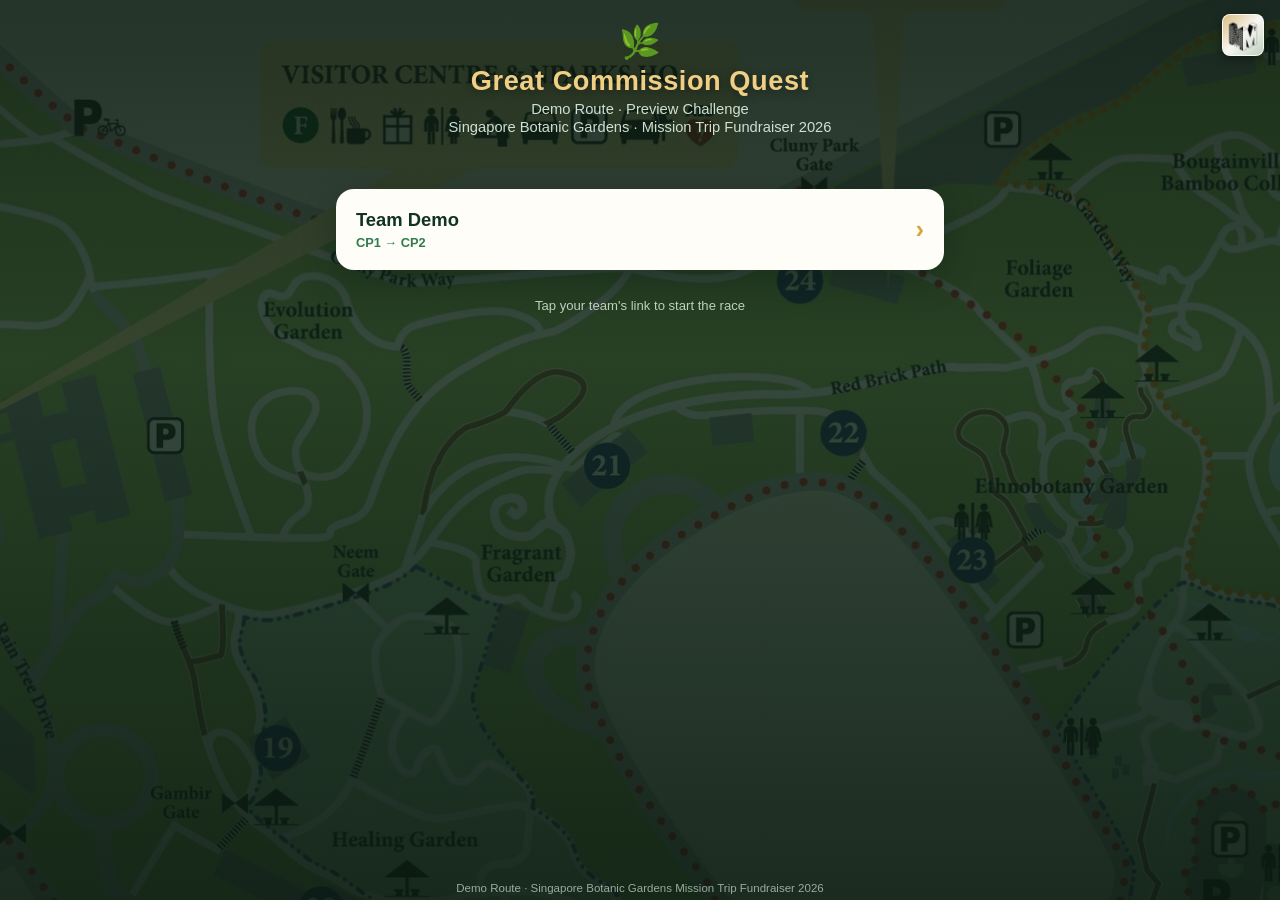
<file: index.html>
<!DOCTYPE html>
<html lang="en">
<head>
<meta charset="UTF-8" />
<meta name="viewport" content="width=device-width, initial-scale=1, maximum-scale=1, viewport-fit=cover" />
<title>SBG Mission Event 2026 — Demo Route Preview</title>
<link rel="stylesheet" href="assets/style.css" />
</head>
<body>
  <div class="site-header">
    <img class="site-logo" src="assets/images/mm-logo.png" alt="Mission logo" />
    <span class="emoji">🌿</span>
    <h1>Great Commission Quest</h1>
    <p>Demo Route &middot; Preview Challenge</p>
    <p>Singapore Botanic Gardens &middot; Mission Trip Fundraiser 2026</p>
  </div>
  <div class="wrap">
    <div id="teamList" class="team-list"></div>
    <p class="index-note">Tap your team's link to start the race</p>
  </div>
  <div class="site-footer">Demo Route &middot; Singapore Botanic Gardens Mission Trip Fundraiser 2026</div>

  <script src="assets/data.js"></script>
  <script>
    (function () {
      const list = document.getElementById("teamList");
      let html = "";
      Object.keys(TEAMS).forEach((teamId) => {
        const team = TEAMS[teamId];
        const seqText = team.sequence.map((n) => "CP" + n).join(" &rarr; ");
        html += `
          <a class="team-row" href="Team%20${teamId}.html">
            <span class="team-row-text">
              <span class="team-row-name">${team.label}</span>
              <span class="team-row-seq">${seqText}</span>
            </span>
            <span class="team-row-chevron">&rsaquo;</span>
          </a>`;
      });
      list.innerHTML = html;
    })();
  </script>
</body>
</html>
</file>
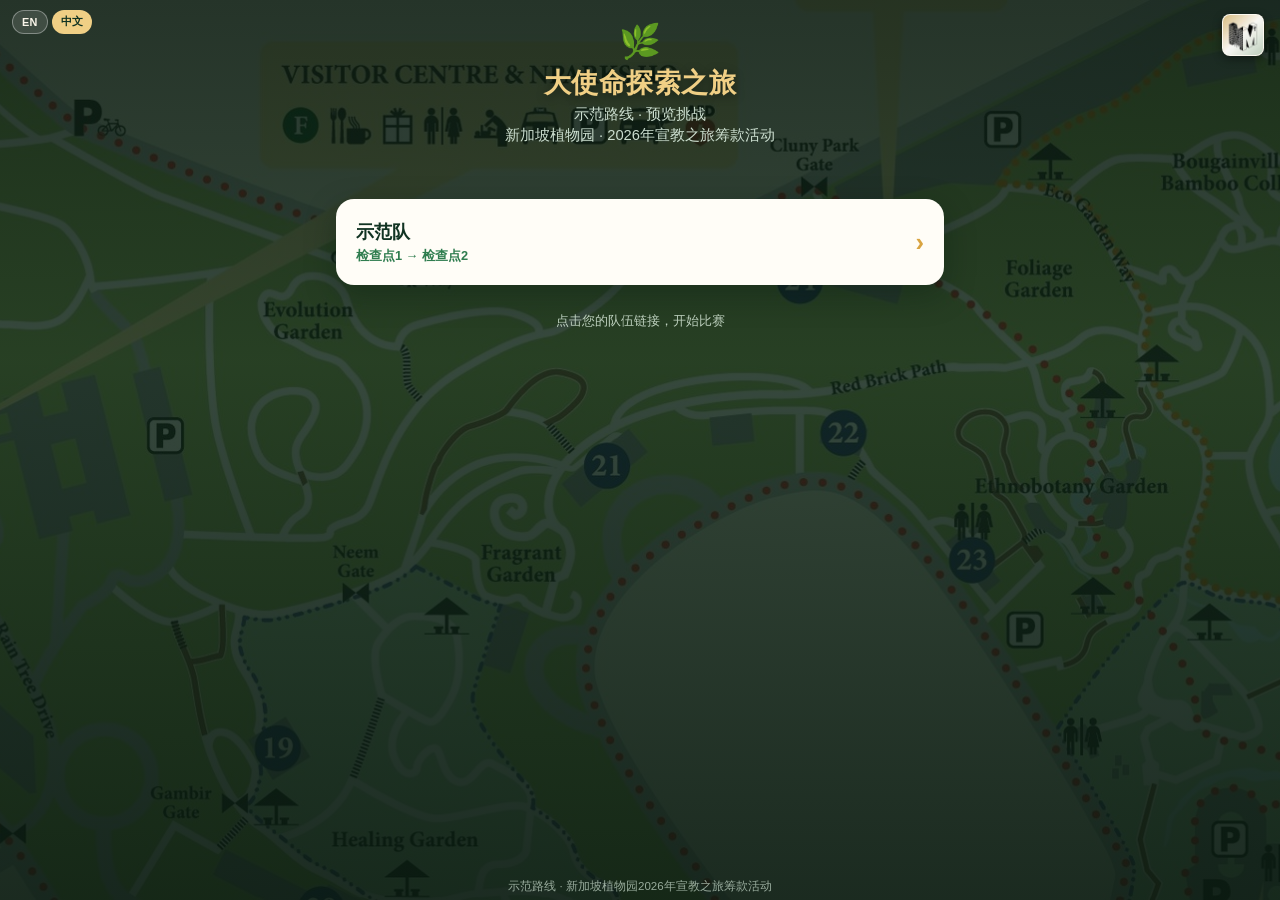
<file: ES MS website folder/index.html>
<!DOCTYPE html>
<html lang="zh-CN">
<head>
<meta charset="UTF-8" />
<meta name="viewport" content="width=device-width, initial-scale=1, maximum-scale=1, viewport-fit=cover" />
<title>2026年SBG宣教活动 — 示范路线预览</title>
<link rel="stylesheet" href="assets/style.css" />
</head>
<body>
  <div class="site-header">
    <div class="lang-toggle">
      <a href="../index.html">EN</a>
      <span class="lang-current">中文</span>
    </div>
    <img class="site-logo" src="assets/images/mm-logo.png" alt="Mission logo" />
    <span class="emoji">🌿</span>
    <h1>大使命探索之旅</h1>
    <p>示范路线 &middot; 预览挑战</p>
    <p>新加坡植物园 &middot; 2026年宣教之旅筹款活动</p>
  </div>
  <div class="wrap">
    <div id="teamList" class="team-list"></div>
    <p class="index-note">点击您的队伍链接，开始比赛</p>
  </div>
  <div class="site-footer">示范路线 &middot; 新加坡植物园2026年宣教之旅筹款活动</div>

  <script src="assets/data.js"></script>
  <script>
    (function () {
      const list = document.getElementById("teamList");
      let html = "";
      Object.keys(TEAMS).forEach((teamId) => {
        const team = TEAMS[teamId];
        const seqText = team.sequence.map((n) => "检查点" + n).join(" &rarr; ");
        html += `
          <a class="team-row" href="Team%20${teamId}.html">
            <span class="team-row-text">
              <span class="team-row-name">${team.label}</span>
              <span class="team-row-seq">${seqText}</span>
            </span>
            <span class="team-row-chevron">&rsaquo;</span>
          </a>`;
      });
      list.innerHTML = html;
    })();
  </script>
</body>
</html>
</file>
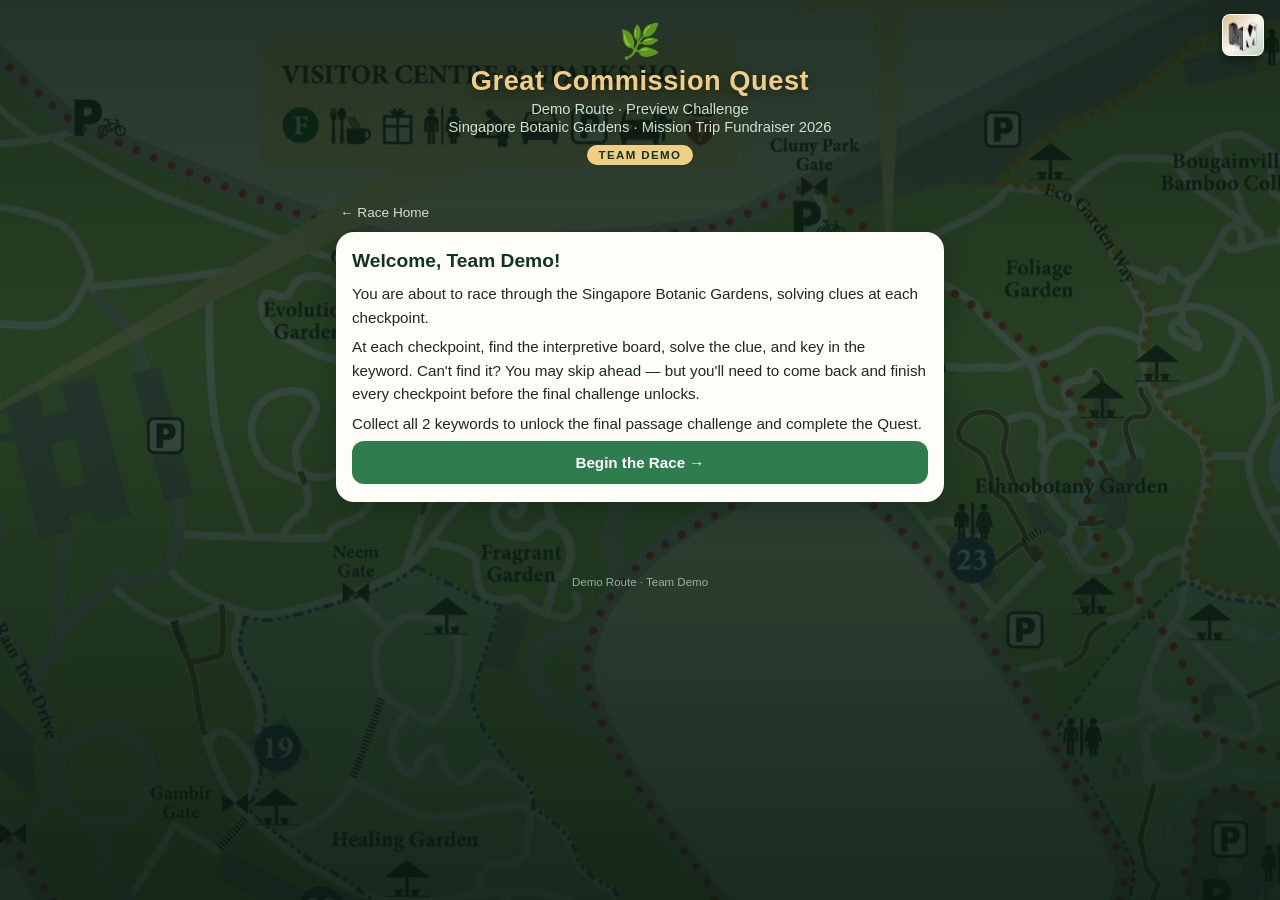
<file: Team Demo.html>
<!DOCTYPE html>
<html lang="en">
<head>
<meta charset="UTF-8" />
<meta name="viewport" content="width=device-width, initial-scale=1, maximum-scale=1, viewport-fit=cover" />
<title>Amazing Race — Team Demo — Demo Route Preview</title>
<link rel="stylesheet" href="assets/style.css" />
</head>
<body data-team="Demo">
  <div id="app"></div>
  <script src="assets/data.js"></script>
  <script src="assets/game.js"></script>
</body>
</html>
</file>
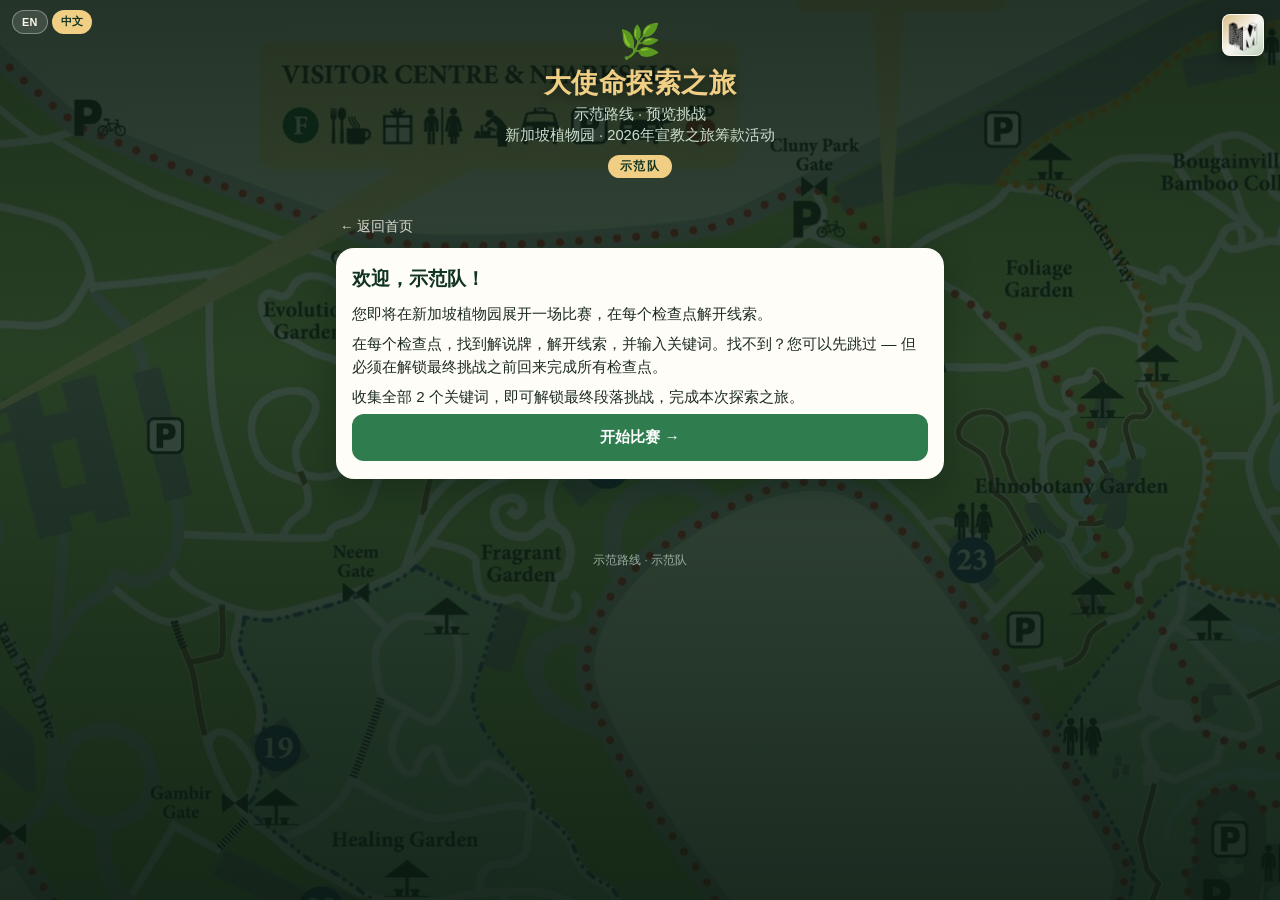
<file: ES MS website folder/Team Demo.html>
<!DOCTYPE html>
<html lang="zh-CN">
<head>
<meta charset="UTF-8" />
<meta name="viewport" content="width=device-width, initial-scale=1, maximum-scale=1, viewport-fit=cover" />
<title>极速探索赛 — 示范队 — 示范路线预览</title>
<link rel="stylesheet" href="assets/style.css" />
</head>
<body data-team="Demo">
  <div id="app"></div>
  <script src="assets/data.js"></script>
  <script src="assets/game.js"></script>
</body>
</html>
</file>
<file: assets/style.css>
/* ===========================================================
   Demo Route — Great Commission Quest
   Shared styles — mobile-first
   =========================================================== */

:root {
  --forest: #113322;
  --forest-2: #1c4a30;
  --leaf: #2f7d4f;
  --leaf-light: #6bb98a;
  --gold: #d9a441;
  --gold-light: #f0cf85;
  --cream: #faf6ea;
  --paper: #fffdf7;
  --ink: #1c2b22;
  --danger: #b93b3b;
  --shadow: 0 10px 30px rgba(10, 30, 18, 0.35);
  --radius: 18px;
}

* { box-sizing: border-box; }

html, body {
  margin: 0;
  padding: 0;
  min-height: 100%;
}

body {
  font-family: "Segoe UI", -apple-system, BlinkMacSystemFont, "Helvetica Neue", Arial, sans-serif;
  color: var(--ink);
  background-color: var(--forest);
  background-image:
    linear-gradient(180deg, rgba(9, 26, 16, 0.88) 0%, rgba(11, 33, 20, 0.82) 40%, rgba(9, 26, 16, 0.92) 100%),
    url("images/garden-bg.jpg");
  background-size: cover;
  background-position: center;
  background-attachment: fixed;
  min-height: 100vh;
  display: flex;
  flex-direction: column;
}

.wrap {
  width: 100%;
  max-width: 640px;
  margin: 0 auto;
  padding: 18px 16px 40px;
  flex: 1;
  display: flex;
  flex-direction: column;
}

/* ---------- Header ---------- */
.site-header {
  position: relative;
  text-align: center;
  color: var(--cream);
  padding: 22px 10px 16px;
}
.site-logo {
  position: absolute;
  top: 10px;
  right: 12px;
  width: 34px;
  height: 34px;
  border-radius: 8px;
  box-shadow: 0 3px 10px rgba(0,0,0,0.4);
  border: 1px solid rgba(255,255,255,0.25);
  background: var(--cream);
  object-fit: cover;
}
.site-header .emoji { font-size: 2.1rem; display: block; margin-bottom: 4px; }
.site-header h1 {
  margin: 0 0 4px;
  font-size: 1.5rem;
  letter-spacing: 0.02em;
  color: var(--gold-light);
  text-shadow: 0 2px 10px rgba(0,0,0,0.4);
}
.site-header p {
  margin: 2px 0;
  font-size: 0.92rem;
  color: #dcefe0;
  opacity: 0.92;
}
.site-header .tag {
  display: inline-block;
  margin-top: 8px;
  font-size: 0.72rem;
  letter-spacing: 0.12em;
  text-transform: uppercase;
  color: var(--forest);
  background: var(--gold-light);
  padding: 4px 12px;
  border-radius: 999px;
  font-weight: 700;
}

/* ---------- Team select list (index) ---------- */
.team-list {
  display: flex;
  flex-direction: column;
  gap: 14px;
  margin-top: 18px;
}
.team-row {
  display: flex;
  align-items: center;
  justify-content: space-between;
  gap: 12px;
  text-decoration: none;
  background: var(--paper);
  border-radius: var(--radius);
  padding: 20px 20px;
  box-shadow: var(--shadow);
  transition: transform 0.15s ease;
}
.team-row:active { transform: scale(0.98); }
.team-row-text { display: flex; flex-direction: column; gap: 4px; }
.team-row-name {
  font-size: 1.15rem;
  font-weight: 800;
  color: var(--forest);
}
.team-row-seq {
  font-size: 0.8rem;
  font-weight: 600;
  color: var(--leaf);
  word-break: break-word;
}
.team-row-chevron {
  font-size: 1.6rem;
  font-weight: 800;
  color: var(--gold);
  flex-shrink: 0;
}
.index-note {
  text-align: center;
  color: #d8ead9;
  font-size: 0.82rem;
  margin-top: 26px;
  line-height: 1.5;
  opacity: 0.85;
}

/* ---------- Cards / panels ---------- */
.card {
  background: var(--paper);
  border-radius: var(--radius);
  box-shadow: var(--shadow);
  padding: 18px 16px;
  margin-bottom: 16px;
}
.card h2 {
  margin: 0 0 10px;
  font-size: 1.2rem;
  color: var(--forest);
}
.card h3 {
  margin: 16px 0 6px;
  font-size: 0.86rem;
  text-transform: uppercase;
  letter-spacing: 0.08em;
  color: var(--leaf);
}
.card p { line-height: 1.55; font-size: 0.95rem; margin: 6px 0; }

.card img.photo {
  width: 100%;
  border-radius: 12px;
  display: block;
  margin: 8px 0;
  border: 1px solid #e6ddc4;
}
.photo-caption {
  font-size: 0.75rem;
  color: #6d6350;
  text-align: center;
  margin-top: -2px;
}
.plus-code-row {
  text-align: center;
  font-size: 0.82rem;
  font-weight: 700;
  color: var(--forest);
  margin: 8px 0 4px;
}

/* ---------- Progress dots ---------- */
.progress-row {
  display: flex;
  justify-content: center;
  gap: 8px;
  flex-wrap: wrap;
  margin: 14px 0 6px;
}
.dot {
  width: 34px;
  height: 34px;
  border-radius: 8px;
  border: none;
  display: flex;
  align-items: center;
  justify-content: center;
  font-size: 0.8rem;
  font-weight: 700;
  color: #fff;
  background: rgba(255,255,255,0.15);
  border: 2px solid rgba(255,255,255,0.35);
  cursor: default;
}
.dot.visited { cursor: pointer; }
.dot.current { border-color: var(--gold); box-shadow: 0 0 0 3px rgba(217,164,65,0.35); }
.dot.solved { background: var(--leaf); border-color: var(--leaf-light); }
.dot.skipped { background: var(--gold); color: var(--forest); border-color: var(--gold-light); }
.progress-caption {
  text-align: center;
  color: #dcefe0;
  font-size: 0.78rem;
  margin-bottom: 6px;
}

/* ---------- Form ---------- */
.field-label {
  font-size: 0.82rem;
  color: #4a5a4e;
  margin-bottom: 6px;
  display: block;
}
.pattern {
  font-family: "Courier New", monospace;
  letter-spacing: 4px;
  font-size: 1.1rem;
  color: var(--forest);
  margin: 2px 0 12px;
}
input[type="text"] {
  width: 100%;
  padding: 13px 14px;
  font-size: 1rem;
  border: 2px solid #d9d2b8;
  border-radius: 10px;
  background: #fff;
  color: var(--ink);
  margin-bottom: 10px;
}
input[type="text"]:focus {
  outline: none;
  border-color: var(--leaf);
}
input.blank-input {
  width: 100%;
  min-width: 90px;
  padding: 6px 8px;
  font-size: 0.95rem;
  border: 2px solid #d9d2b8;
  border-radius: 8px;
  text-align: center;
}
input.error { border-color: var(--danger); background: #fdf0f0; }
input.correct { border-color: var(--leaf); background: #f1f9f3; }

.status-msg {
  font-size: 0.88rem;
  font-weight: 600;
  margin: 4px 0 10px;
  min-height: 1.2em;
}
.status-msg.error { color: var(--danger); }
.status-msg.ok { color: var(--leaf); }
.status-msg.info { color: #6d6350; font-weight: 500; }

/* ---------- Buttons ---------- */
.btn-row {
  display: flex;
  gap: 10px;
  margin-top: 6px;
  flex-wrap: wrap;
}
button, .btn {
  font-family: inherit;
  font-size: 0.95rem;
  font-weight: 700;
  padding: 13px 16px;
  border-radius: 12px;
  border: none;
  cursor: pointer;
  flex: 1;
  min-width: 120px;
  text-align: center;
  text-decoration: none;
  display: inline-block;
}
.btn-primary {
  background: var(--leaf);
  color: #fff;
}
.btn-primary:active { background: var(--forest-2); }
.btn-primary:disabled { background: #b7c9bd; cursor: not-allowed; }
.btn-secondary {
  background: #eef1e6;
  color: var(--forest);
  border: 1px solid #d9d2b8;
}
.btn-ghost {
  background: transparent;
  color: var(--cream);
  border: 1px solid rgba(255,255,255,0.4);
  flex: none;
}
.btn-gold {
  background: var(--gold);
  color: var(--forest);
}
.btn-danger {
  background: var(--danger);
  color: #fff;
}
.btn-full { width: 100%; flex: none; }

.top-actions {
  display: flex;
  justify-content: space-between;
  align-items: center;
  margin-bottom: 6px;
}
.back-link {
  color: var(--cream);
  text-decoration: none;
  font-size: 0.85rem;
  opacity: 0.85;
  padding: 6px 4px;
}
.reset-link {
  color: #f0cfcf;
  text-decoration: underline;
  font-size: 0.8rem;
  background: none;
  border: none;
  padding: 6px 4px;
  cursor: pointer;
}

/* ---------- Passage ---------- */
.passage {
  font-size: 1rem;
  line-height: 2.1;
}
.passage input.blank-input {
  display: inline-block;
  width: auto;
  min-width: 80px;
  max-width: 150px;
  margin: 0 2px;
  vertical-align: baseline;
}
.word-bank {
  margin-top: 16px;
  padding-top: 12px;
  border-top: 1px dashed #d9d2b8;
}
.word-bank .chips {
  display: flex;
  flex-wrap: wrap;
  gap: 8px;
  margin-top: 8px;
}
.chip {
  background: var(--cream);
  border: 1px solid var(--gold);
  color: var(--forest);
  font-size: 0.82rem;
  padding: 6px 12px;
  border-radius: 999px;
  font-weight: 600;
}

/* ---------- Congrats ---------- */
.congrats-emoji { font-size: 3rem; text-align: center; display: block; margin-bottom: 6px; }
.congrats-card { text-align: center; }
.congrats-card h2 { font-size: 1.4rem; }
.gm-only-reset {
  text-align: center;
  margin-top: 18px;
}
.reset-link-discreet {
  background: none;
  border: none;
  color: rgba(220, 239, 224, 0.55);
  font-size: 0.74rem;
  text-decoration: underline;
  text-underline-offset: 2px;
  padding: 6px 10px;
  cursor: pointer;
  flex: none;
  width: auto;
}
.reset-link-discreet:active { color: rgba(220, 239, 224, 0.85); }

/* ---------- Modal ---------- */
.modal-overlay {
  position: fixed;
  inset: 0;
  background: rgba(10, 20, 12, 0.65);
  display: none;
  align-items: center;
  justify-content: center;
  z-index: 50;
  padding: 20px;
}
.modal-overlay.open { display: flex; }
.modal-box {
  background: var(--paper);
  border-radius: var(--radius);
  padding: 22px 20px;
  max-width: 380px;
  width: 100%;
  box-shadow: var(--shadow);
  text-align: center;
}
.modal-box .warn-icon { font-size: 2rem; }
.modal-box h3 { margin: 8px 0; color: var(--danger); }
.modal-box p { font-size: 0.9rem; line-height: 1.5; color: #4a4a4a; }
.modal-actions { display: flex; gap: 10px; margin-top: 16px; }

/* ---------- Facilitator master copy ---------- */
.gm-banner {
  background: linear-gradient(160deg, #7a2626, #4d1616);
  color: #ffe6e6;
  border: 1px solid rgba(255,255,255,0.25);
  border-radius: var(--radius);
  padding: 14px 16px;
  font-size: 0.85rem;
  text-align: center;
  font-weight: 700;
  margin-bottom: 16px;
  letter-spacing: 0.02em;
}
.gm-table {
  width: 100%;
  border-collapse: collapse;
  font-size: 0.86rem;
  margin-top: 8px;
}
.gm-table th, .gm-table td {
  text-align: left;
  padding: 9px 8px;
  border-bottom: 1px solid #e6ddc4;
  vertical-align: top;
}
.gm-table th {
  font-size: 0.7rem;
  text-transform: uppercase;
  letter-spacing: 0.06em;
  color: var(--leaf);
}
.gm-table tr:last-child td { border-bottom: none; }
.gm-table .ans {
  font-weight: 800;
  color: var(--forest);
  background: #f1f9f3;
  padding: 2px 8px;
  border-radius: 6px;
  display: inline-block;
}
.gm-seq {
  font-size: 0.82rem;
  color: var(--leaf);
  font-weight: 600;
}
.passage.gm-passage {
  font-size: 0.98rem;
  line-height: 2.3;
}
.passage.gm-passage .fill {
  font-weight: 800;
  color: #fff;
  background: var(--leaf);
  padding: 2px 8px;
  border-radius: 6px;
  white-space: nowrap;
}

/* ---------- Footer ---------- */
.site-footer {
  text-align: center;
  color: #b9ccbd;
  font-size: 0.72rem;
  padding: 18px 10px 6px;
  opacity: 0.8;
}

@media (min-width: 480px) {
  .site-header h1 { font-size: 1.7rem; }
  .site-logo { width: 42px; height: 42px; top: 14px; right: 16px; }
}
</file>
<file: ES MS website folder/assets/style.css>
/* ===========================================================
   Demo Route — Great Commission Quest
   Shared styles — mobile-first
   =========================================================== */

:root {
  --forest: #113322;
  --forest-2: #1c4a30;
  --leaf: #2f7d4f;
  --leaf-light: #6bb98a;
  --gold: #d9a441;
  --gold-light: #f0cf85;
  --cream: #faf6ea;
  --paper: #fffdf7;
  --ink: #1c2b22;
  --danger: #b93b3b;
  --shadow: 0 10px 30px rgba(10, 30, 18, 0.35);
  --radius: 18px;
}

* { box-sizing: border-box; }

html, body {
  margin: 0;
  padding: 0;
  min-height: 100%;
}

body {
  font-family: "Segoe UI", -apple-system, BlinkMacSystemFont, "Helvetica Neue", Arial, sans-serif;
  color: var(--ink);
  background-color: var(--forest);
  background-image:
    linear-gradient(180deg, rgba(9, 26, 16, 0.88) 0%, rgba(11, 33, 20, 0.82) 40%, rgba(9, 26, 16, 0.92) 100%),
    url("images/garden-bg.jpg");
  background-size: cover;
  background-position: center;
  background-attachment: fixed;
  min-height: 100vh;
  display: flex;
  flex-direction: column;
}

.wrap {
  width: 100%;
  max-width: 640px;
  margin: 0 auto;
  padding: 18px 16px 40px;
  flex: 1;
  display: flex;
  flex-direction: column;
}

/* ---------- Header ---------- */
.site-header {
  position: relative;
  text-align: center;
  color: var(--cream);
  padding: 22px 10px 16px;
}
.site-logo {
  position: absolute;
  top: 10px;
  right: 12px;
  width: 34px;
  height: 34px;
  border-radius: 8px;
  box-shadow: 0 3px 10px rgba(0,0,0,0.4);
  border: 1px solid rgba(255,255,255,0.25);
  background: var(--cream);
  object-fit: cover;
}
.site-header .emoji { font-size: 2.1rem; display: block; margin-bottom: 4px; }
.site-header h1 {
  margin: 0 0 4px;
  font-size: 1.5rem;
  letter-spacing: 0.02em;
  color: var(--gold-light);
  text-shadow: 0 2px 10px rgba(0,0,0,0.4);
}
.site-header p {
  margin: 2px 0;
  font-size: 0.92rem;
  color: #dcefe0;
  opacity: 0.92;
}
.site-header .tag {
  display: inline-block;
  margin-top: 8px;
  font-size: 0.72rem;
  letter-spacing: 0.12em;
  text-transform: uppercase;
  color: var(--forest);
  background: var(--gold-light);
  padding: 4px 12px;
  border-radius: 999px;
  font-weight: 700;
}
.lang-toggle {
  position: absolute;
  top: 10px;
  left: 12px;
  display: flex;
  gap: 4px;
  font-size: 0.68rem;
  font-weight: 700;
  letter-spacing: 0.03em;
}
.lang-toggle a,
.lang-toggle .lang-current {
  padding: 4px 9px;
  border-radius: 999px;
  text-decoration: none;
  line-height: 1.3;
}
.lang-toggle .lang-current {
  background: var(--gold-light);
  color: var(--forest);
}
.lang-toggle a {
  background: rgba(255, 255, 255, 0.12);
  color: var(--cream);
  border: 1px solid rgba(255, 255, 255, 0.35);
}
.lang-toggle a:active { background: rgba(255, 255, 255, 0.25); }

/* ---------- Team select list (index) ---------- */
.team-list {
  display: flex;
  flex-direction: column;
  gap: 14px;
  margin-top: 18px;
}
.team-row {
  display: flex;
  align-items: center;
  justify-content: space-between;
  gap: 12px;
  text-decoration: none;
  background: var(--paper);
  border-radius: var(--radius);
  padding: 20px 20px;
  box-shadow: var(--shadow);
  transition: transform 0.15s ease;
}
.team-row:active { transform: scale(0.98); }
.team-row-text { display: flex; flex-direction: column; gap: 4px; }
.team-row-name {
  font-size: 1.15rem;
  font-weight: 800;
  color: var(--forest);
}
.team-row-seq {
  font-size: 0.8rem;
  font-weight: 600;
  color: var(--leaf);
  word-break: break-word;
}
.team-row-chevron {
  font-size: 1.6rem;
  font-weight: 800;
  color: var(--gold);
  flex-shrink: 0;
}
.index-note {
  text-align: center;
  color: #d8ead9;
  font-size: 0.82rem;
  margin-top: 26px;
  line-height: 1.5;
  opacity: 0.85;
}

/* ---------- Cards / panels ---------- */
.card {
  background: var(--paper);
  border-radius: var(--radius);
  box-shadow: var(--shadow);
  padding: 18px 16px;
  margin-bottom: 16px;
}
.card h2 {
  margin: 0 0 10px;
  font-size: 1.2rem;
  color: var(--forest);
}
.card h3 {
  margin: 16px 0 6px;
  font-size: 0.86rem;
  text-transform: uppercase;
  letter-spacing: 0.08em;
  color: var(--leaf);
}
.card p { line-height: 1.55; font-size: 0.95rem; margin: 6px 0; }

.card img.photo {
  width: 100%;
  border-radius: 12px;
  display: block;
  margin: 8px 0;
  border: 1px solid #e6ddc4;
}
.photo-caption {
  font-size: 0.75rem;
  color: #6d6350;
  text-align: center;
  margin-top: -2px;
}
.plus-code-row {
  text-align: center;
  font-size: 0.82rem;
  font-weight: 700;
  color: var(--forest);
  margin: 8px 0 4px;
}

/* ---------- Progress dots ---------- */
.progress-row {
  display: flex;
  justify-content: center;
  gap: 8px;
  flex-wrap: wrap;
  margin: 14px 0 6px;
}
.dot {
  width: 34px;
  height: 34px;
  border-radius: 8px;
  border: none;
  display: flex;
  align-items: center;
  justify-content: center;
  font-size: 0.8rem;
  font-weight: 700;
  color: #fff;
  background: rgba(255,255,255,0.15);
  border: 2px solid rgba(255,255,255,0.35);
  cursor: default;
}
.dot.visited { cursor: pointer; }
.dot.current { border-color: var(--gold); box-shadow: 0 0 0 3px rgba(217,164,65,0.35); }
.dot.solved { background: var(--leaf); border-color: var(--leaf-light); }
.dot.skipped { background: var(--gold); color: var(--forest); border-color: var(--gold-light); }
.progress-caption {
  text-align: center;
  color: #dcefe0;
  font-size: 0.78rem;
  margin-bottom: 6px;
}

/* ---------- Form ---------- */
.field-label {
  font-size: 0.82rem;
  color: #4a5a4e;
  margin-bottom: 6px;
  display: block;
}
.pattern {
  font-family: "Courier New", monospace;
  letter-spacing: 4px;
  font-size: 1.1rem;
  color: var(--forest);
  margin: 2px 0 12px;
}
input[type="text"] {
  width: 100%;
  padding: 13px 14px;
  font-size: 1rem;
  border: 2px solid #d9d2b8;
  border-radius: 10px;
  background: #fff;
  color: var(--ink);
  margin-bottom: 10px;
}
input[type="text"]:focus {
  outline: none;
  border-color: var(--leaf);
}
input.blank-input {
  width: 100%;
  min-width: 90px;
  padding: 6px 8px;
  font-size: 0.95rem;
  border: 2px solid #d9d2b8;
  border-radius: 8px;
  text-align: center;
}
input.error { border-color: var(--danger); background: #fdf0f0; }
input.correct { border-color: var(--leaf); background: #f1f9f3; }

.status-msg {
  font-size: 0.88rem;
  font-weight: 600;
  margin: 4px 0 10px;
  min-height: 1.2em;
}
.status-msg.error { color: var(--danger); }
.status-msg.ok { color: var(--leaf); }
.status-msg.info { color: #6d6350; font-weight: 500; }

/* ---------- Buttons ---------- */
.btn-row {
  display: flex;
  gap: 10px;
  margin-top: 6px;
  flex-wrap: wrap;
}
button, .btn {
  font-family: inherit;
  font-size: 0.95rem;
  font-weight: 700;
  padding: 13px 16px;
  border-radius: 12px;
  border: none;
  cursor: pointer;
  flex: 1;
  min-width: 120px;
  text-align: center;
  text-decoration: none;
  display: inline-block;
}
.btn-primary {
  background: var(--leaf);
  color: #fff;
}
.btn-primary:active { background: var(--forest-2); }
.btn-primary:disabled { background: #b7c9bd; cursor: not-allowed; }
.btn-secondary {
  background: #eef1e6;
  color: var(--forest);
  border: 1px solid #d9d2b8;
}
.btn-ghost {
  background: transparent;
  color: var(--cream);
  border: 1px solid rgba(255,255,255,0.4);
  flex: none;
}
.btn-gold {
  background: var(--gold);
  color: var(--forest);
}
.btn-danger {
  background: var(--danger);
  color: #fff;
}
.btn-full { width: 100%; flex: none; }

.top-actions {
  display: flex;
  justify-content: space-between;
  align-items: center;
  margin-bottom: 6px;
}
.back-link {
  color: var(--cream);
  text-decoration: none;
  font-size: 0.85rem;
  opacity: 0.85;
  padding: 6px 4px;
}
.reset-link {
  color: #f0cfcf;
  text-decoration: underline;
  font-size: 0.8rem;
  background: none;
  border: none;
  padding: 6px 4px;
  cursor: pointer;
}

/* ---------- Passage ---------- */
.passage {
  font-size: 1rem;
  line-height: 2.1;
}
.passage input.blank-input {
  display: inline-block;
  width: auto;
  min-width: 80px;
  max-width: 150px;
  margin: 0 2px;
  vertical-align: baseline;
}
.word-bank {
  margin-top: 16px;
  padding-top: 12px;
  border-top: 1px dashed #d9d2b8;
}
.word-bank .chips {
  display: flex;
  flex-wrap: wrap;
  gap: 8px;
  margin-top: 8px;
}
.chip {
  background: var(--cream);
  border: 1px solid var(--gold);
  color: var(--forest);
  font-size: 0.82rem;
  padding: 6px 12px;
  border-radius: 999px;
  font-weight: 600;
}

/* ---------- Congrats ---------- */
.congrats-emoji { font-size: 3rem; text-align: center; display: block; margin-bottom: 6px; }
.congrats-card { text-align: center; }
.congrats-card h2 { font-size: 1.4rem; }
.gm-only-reset {
  text-align: center;
  margin-top: 18px;
}
.reset-link-discreet {
  background: none;
  border: none;
  color: rgba(220, 239, 224, 0.55);
  font-size: 0.74rem;
  text-decoration: underline;
  text-underline-offset: 2px;
  padding: 6px 10px;
  cursor: pointer;
  flex: none;
  width: auto;
}
.reset-link-discreet:active { color: rgba(220, 239, 224, 0.85); }

/* ---------- Modal ---------- */
.modal-overlay {
  position: fixed;
  inset: 0;
  background: rgba(10, 20, 12, 0.65);
  display: none;
  align-items: center;
  justify-content: center;
  z-index: 50;
  padding: 20px;
}
.modal-overlay.open { display: flex; }
.modal-box {
  background: var(--paper);
  border-radius: var(--radius);
  padding: 22px 20px;
  max-width: 380px;
  width: 100%;
  box-shadow: var(--shadow);
  text-align: center;
}
.modal-box .warn-icon { font-size: 2rem; }
.modal-box h3 { margin: 8px 0; color: var(--danger); }
.modal-box p { font-size: 0.9rem; line-height: 1.5; color: #4a4a4a; }
.modal-actions { display: flex; gap: 10px; margin-top: 16px; }

/* ---------- Facilitator master copy ---------- */
.gm-banner {
  background: linear-gradient(160deg, #7a2626, #4d1616);
  color: #ffe6e6;
  border: 1px solid rgba(255,255,255,0.25);
  border-radius: var(--radius);
  padding: 14px 16px;
  font-size: 0.85rem;
  text-align: center;
  font-weight: 700;
  margin-bottom: 16px;
  letter-spacing: 0.02em;
}
.gm-table {
  width: 100%;
  border-collapse: collapse;
  font-size: 0.86rem;
  margin-top: 8px;
}
.gm-table th, .gm-table td {
  text-align: left;
  padding: 9px 8px;
  border-bottom: 1px solid #e6ddc4;
  vertical-align: top;
}
.gm-table th {
  font-size: 0.7rem;
  text-transform: uppercase;
  letter-spacing: 0.06em;
  color: var(--leaf);
}
.gm-table tr:last-child td { border-bottom: none; }
.gm-table .ans {
  font-weight: 800;
  color: var(--forest);
  background: #f1f9f3;
  padding: 2px 8px;
  border-radius: 6px;
  display: inline-block;
}
.gm-seq {
  font-size: 0.82rem;
  color: var(--leaf);
  font-weight: 600;
}
.passage.gm-passage {
  font-size: 0.98rem;
  line-height: 2.3;
}
.passage.gm-passage .fill {
  font-weight: 800;
  color: #fff;
  background: var(--leaf);
  padding: 2px 8px;
  border-radius: 6px;
  white-space: nowrap;
}

/* ---------- Footer ---------- */
.site-footer {
  text-align: center;
  color: #b9ccbd;
  font-size: 0.72rem;
  padding: 18px 10px 6px;
  opacity: 0.8;
}

@media (min-width: 480px) {
  .site-header h1 { font-size: 1.7rem; }
  .site-logo { width: 42px; height: 42px; top: 14px; right: 16px; }
}
</file>
